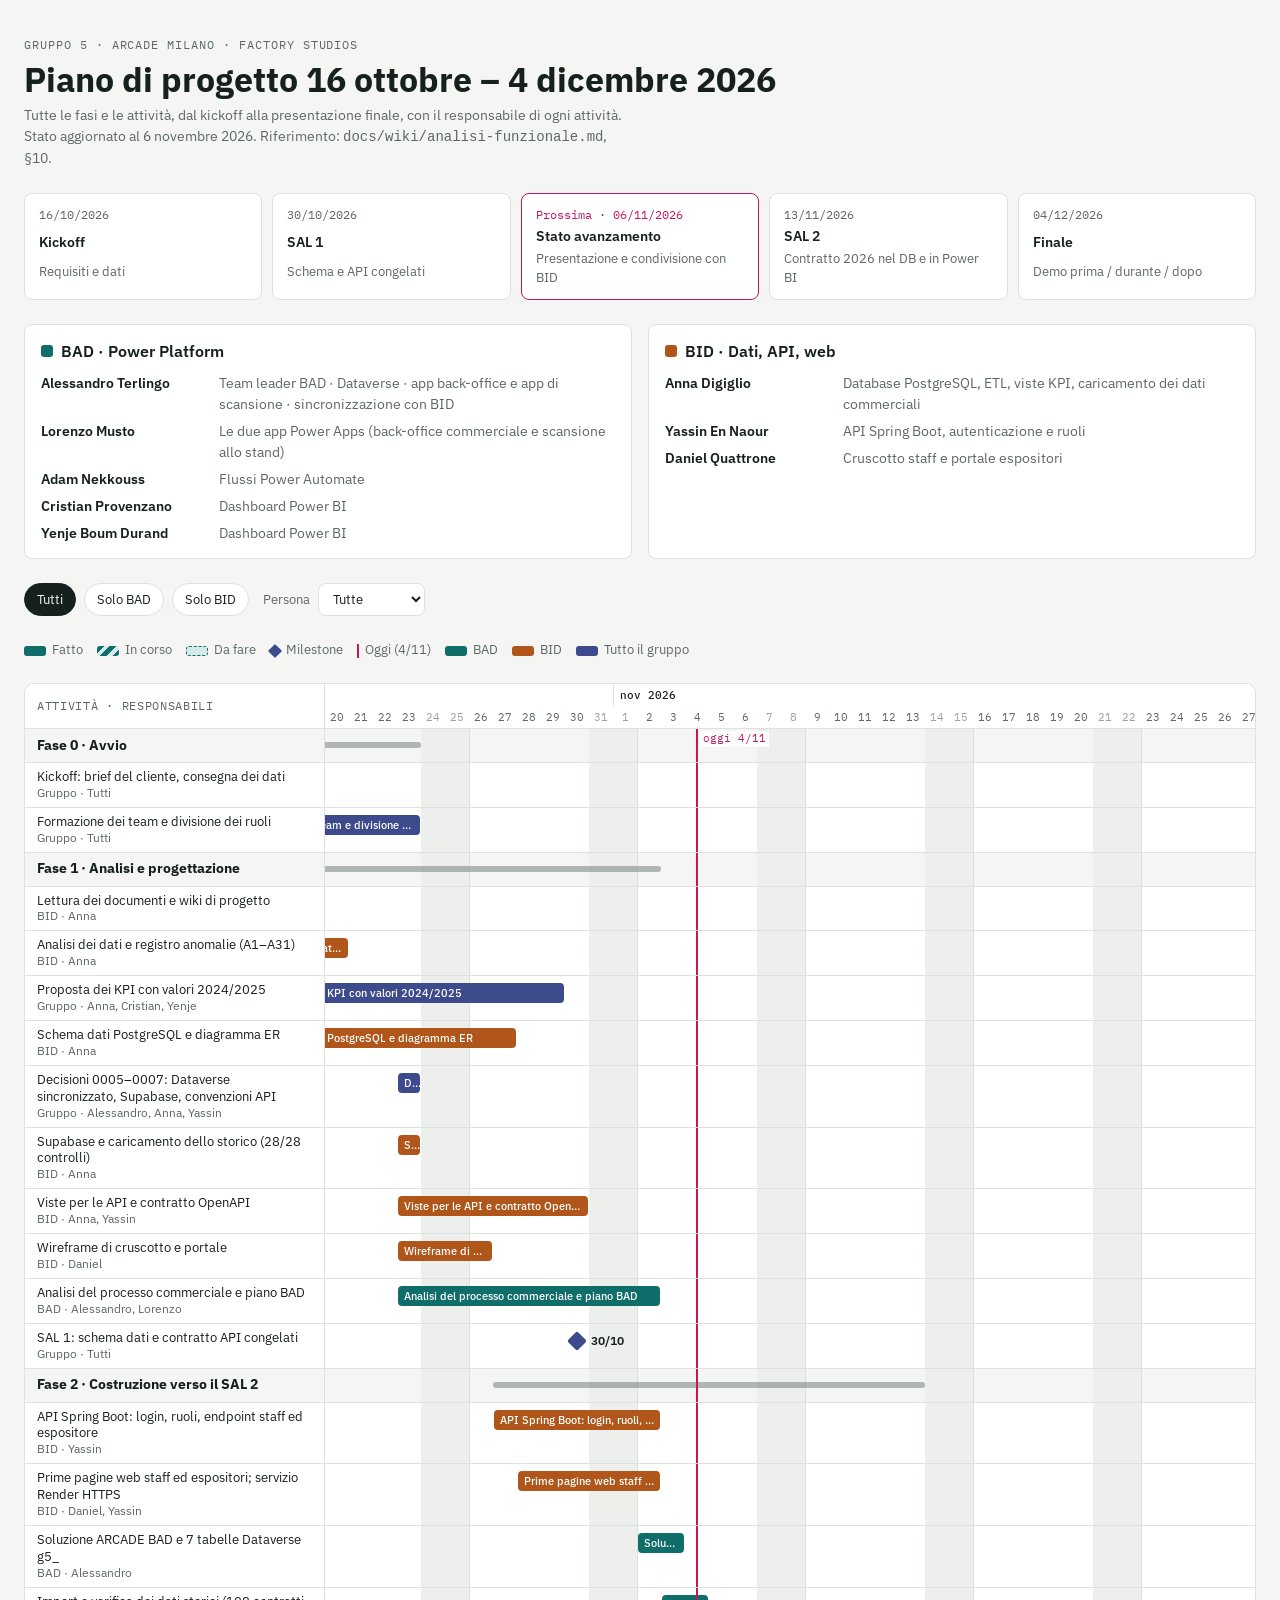
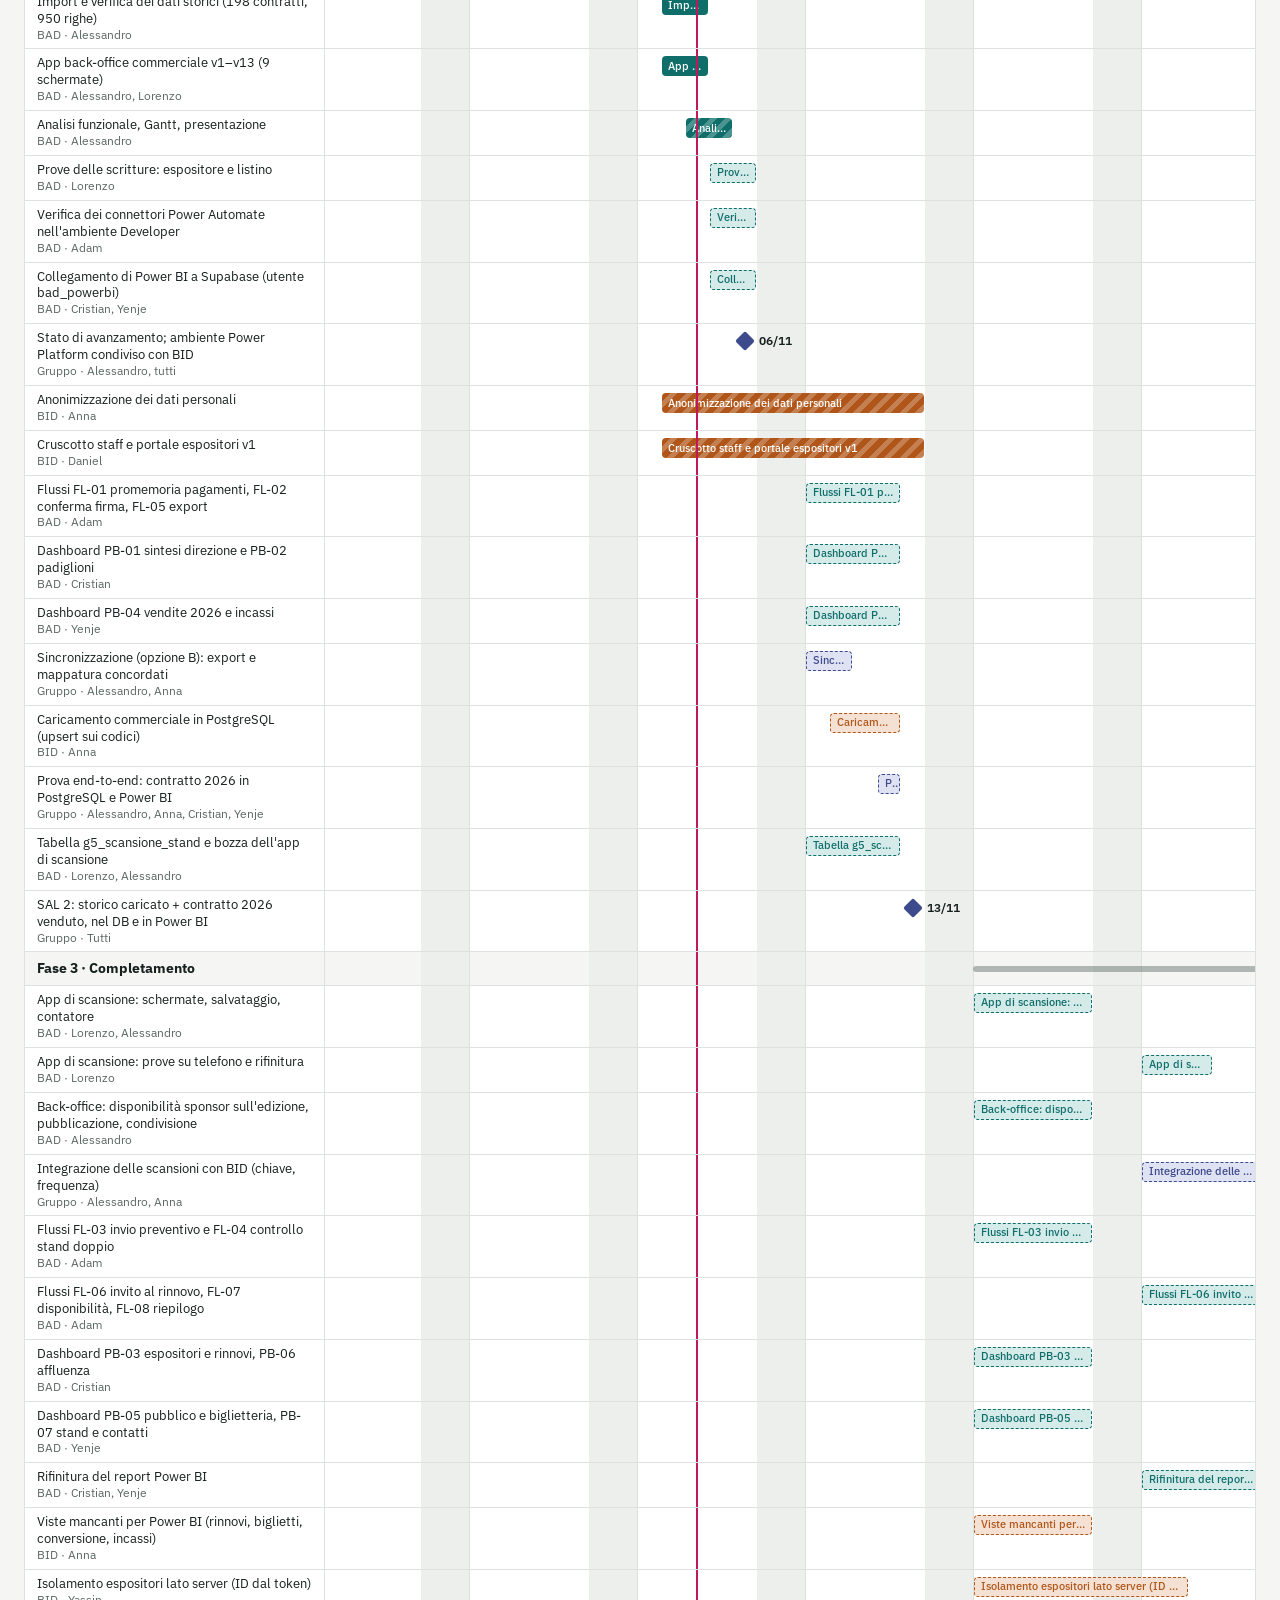
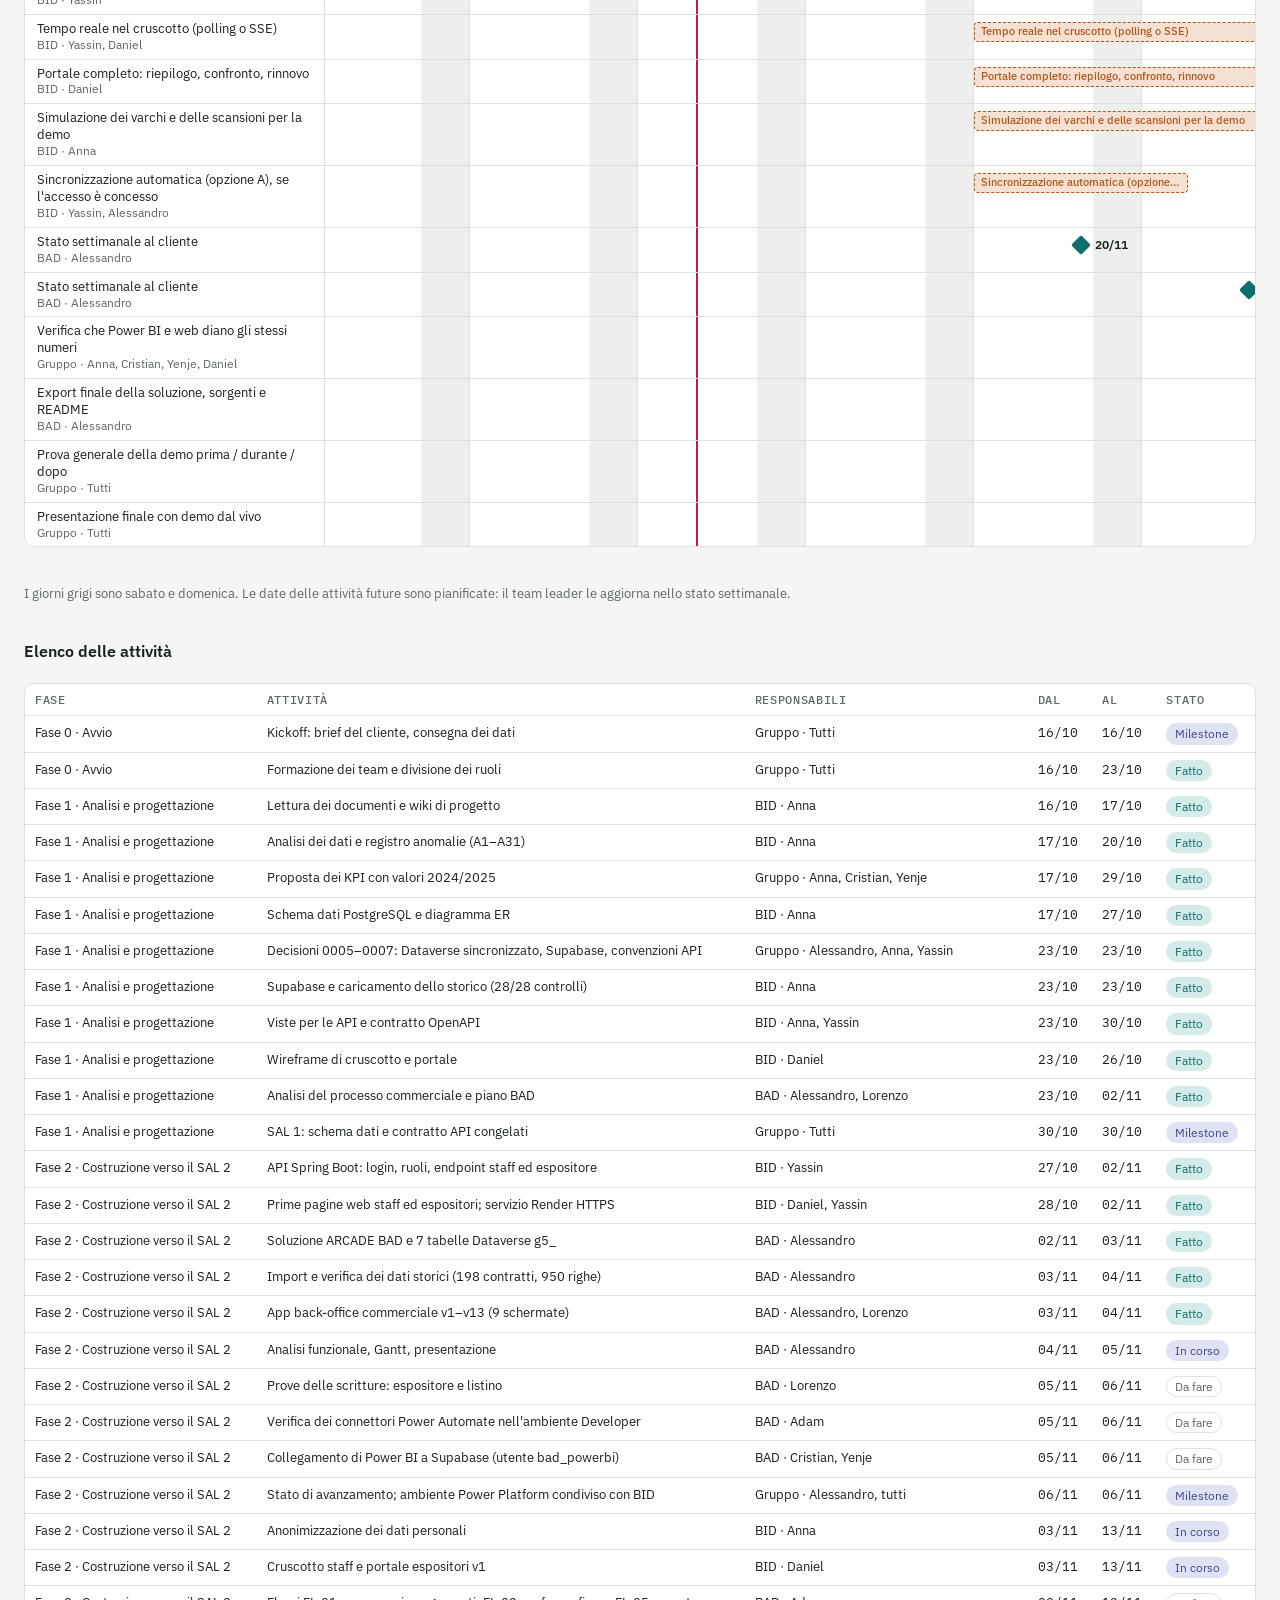
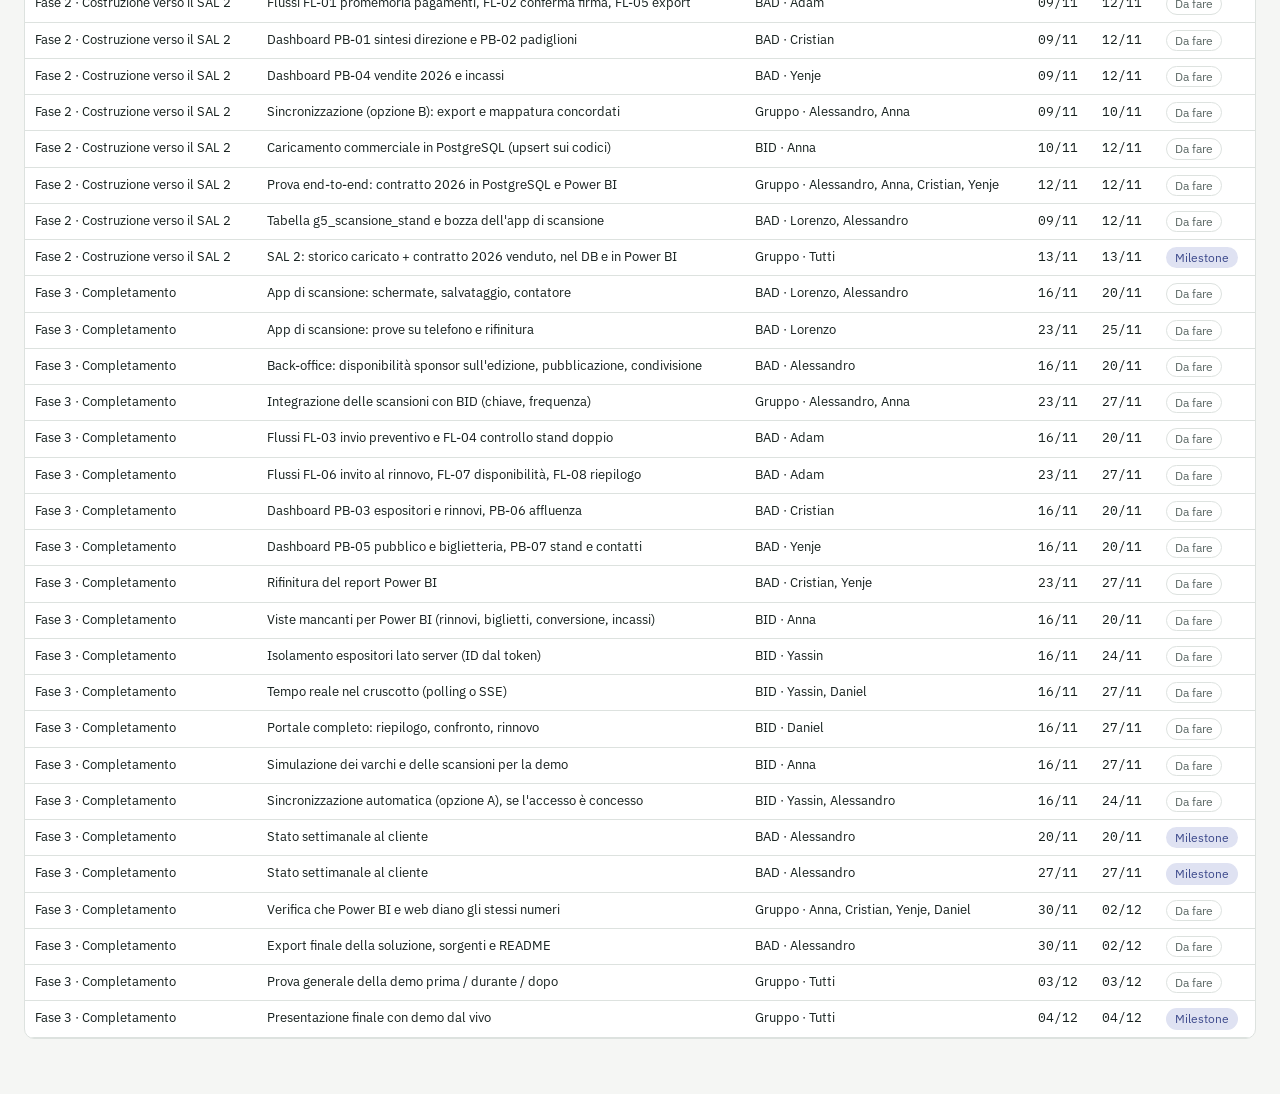
<file: docs/piano/gantt-arcade.html>
<!doctype html>
<html lang="it">
<head>
<meta charset="utf-8">
<meta name="viewport" content="width=device-width, initial-scale=1">
<title>Gantt ARCADE Milano</title>
<link rel="preconnect" href="https://fonts.googleapis.com">
<link rel="stylesheet" href="https://fonts.googleapis.com/css2?family=IBM+Plex+Sans:wght@400;500;600;700&family=IBM+Plex+Mono:wght@400;500&display=swap">
<style>
/* Layout: intestazione con milestone e ruoli, poi un Gantt a righe per fase con colonna sinistra fissa e scorrimento orizzontale */
:root {
  --bg: #F5F6F4;
  --surface: #FFFFFF;
  --ink: #16201E;
  --muted: #5C6865;
  --line: #DDE2DF;
  --weekend: #ECEFEC;
  --bad: #0F6E6A;
  --bad-soft: #D5EBE9;
  --bid: #B0561A;
  --bid-soft: #F5E1D3;
  --all: #3D4A8C;
  --all-soft: #DFE2F2;
  --today: #C2185B;
  --font-body: "IBM Plex Sans", "Segoe UI", system-ui, sans-serif;
  --font-mono: "IBM Plex Mono", "Consolas", ui-monospace, monospace;
  --day: 24px;
  --label: 300px;
}
@media (prefers-color-scheme: dark) {
  :root:not([data-theme="light"]) {
    --bg: #101615; --surface: #18201F; --ink: #E6ECEA; --muted: #9AA7A3; --line: #2C3735; --weekend: #141B1A;
    --bad: #4FC1B9; --bad-soft: #1C3B39; --bid: #F0985A; --bid-soft: #43291A; --all: #9BA6EA; --all-soft: #262B4A; --today: #F06292;
    color-scheme: dark;
  }
}
:root[data-theme="dark"] {
  --bg: #101615; --surface: #18201F; --ink: #E6ECEA; --muted: #9AA7A3; --line: #2C3735; --weekend: #141B1A;
  --bad: #4FC1B9; --bad-soft: #1C3B39; --bid: #F0985A; --bid-soft: #43291A; --all: #9BA6EA; --all-soft: #262B4A; --today: #F06292;
  color-scheme: dark;
}
@media (max-width: 640px) { :root { --label: 180px; } }
* { box-sizing: border-box; }
body { background: var(--bg); color: var(--ink); font-family: var(--font-body); font-size: 14px; line-height: 1.5; }
.wrap { max-width: 1440px; margin: 0 auto; padding-block: 28px 48px; padding-left: max(16px, env(safe-area-inset-left, 0px)); padding-right: max(16px, env(safe-area-inset-right, 0px)); display: grid; gap: 24px; }
header { display: grid; gap: 6px; }
.eyebrow { font-family: var(--font-mono); font-size: 12px; letter-spacing: .08em; text-transform: uppercase; color: var(--muted); }
h1 { font-size: clamp(24px, 3.2vw, 34px); line-height: 1.15; margin: 0; text-wrap: balance; font-weight: 700; }
h2 { font-size: 16px; margin: 0 0 10px; font-weight: 600; }
.sub { color: var(--muted); max-width: 75ch; margin: 0; }
.milestones { display: grid; grid-template-columns: repeat(auto-fit, minmax(170px, 1fr)); gap: 10px; }
.ms { background: var(--surface); border: 1px solid var(--line); border-radius: 8px; padding: 12px 14px; display: grid; gap: 2px; min-width: 0; }
.ms .d { font-family: var(--font-mono); font-size: 12px; color: var(--muted); font-variant-numeric: tabular-nums; }
.ms .n { font-weight: 600; }
.ms .t { font-size: 12.5px; color: var(--muted); }
.ms.next { border-color: var(--today); }
.ms.next .d { color: var(--today); }
.roles { display: grid; grid-template-columns: repeat(auto-fit, minmax(300px, 1fr)); gap: 16px; }
.team { background: var(--surface); border: 1px solid var(--line); border-radius: 8px; padding: 14px 16px; min-width: 0; }
.team h2 { display: flex; align-items: center; gap: 8px; }
.sw { width: 12px; height: 12px; border-radius: 3px; display: inline-block; flex: none; }
.team ul { list-style: none; margin: 0; padding: 0; display: grid; gap: 6px; }
.team li { display: grid; grid-template-columns: 170px 1fr; gap: 8px; }
.team li b { font-weight: 600; }
.team li span { color: var(--muted); }
@media (max-width: 520px) { .team li { grid-template-columns: 1fr; gap: 0; } }
.controls { display: flex; flex-wrap: wrap; gap: 8px; align-items: center; }
.chip { font: inherit; font-size: 13px; border: 1px solid var(--line); background: var(--surface); color: var(--ink); padding: 6px 12px; border-radius: 999px; cursor: pointer; }
.chip[aria-pressed="true"] { background: var(--ink); color: var(--bg); border-color: var(--ink); }
.chip:focus-visible, select:focus-visible { outline: 2px solid var(--today); outline-offset: 2px; }
select { font: inherit; font-size: 13px; padding: 6px 10px; border-radius: 8px; border: 1px solid var(--line); background: var(--surface); color: var(--ink); }
.legend { display: flex; flex-wrap: wrap; gap: 14px; font-size: 12.5px; color: var(--muted); align-items: center; }
.legend i { display: inline-block; width: 22px; height: 10px; border-radius: 3px; vertical-align: middle; margin-right: 6px; }
.lg-done { background: var(--bad); }
.lg-prog { background: repeating-linear-gradient(135deg, var(--bad) 0 5px, var(--bad-soft) 5px 9px); }
.lg-todo { background: var(--bad-soft); border: 1.5px dashed var(--bad); }
.lg-ms { width: 10px !important; height: 10px !important; background: var(--all); transform: rotate(45deg); border-radius: 1px !important; }
.lg-today { width: 2px !important; height: 14px !important; background: var(--today); border-radius: 0 !important; }
.gantt-box { background: var(--surface); border: 1px solid var(--line); border-radius: 10px; overflow-x: auto; }
.gantt { position: relative; width: calc(var(--label) + var(--days) * var(--day)); }
.row { display: grid; grid-template-columns: var(--label) 1fr; min-height: 34px; border-bottom: 1px solid var(--line); }
.row:last-child { border-bottom: 0; }
.cell-l { position: sticky; left: 0; z-index: 3; background: var(--surface); border-right: 1px solid var(--line); padding: 6px 12px; display: grid; align-content: center; min-width: 0; }
.cell-l .name { font-size: 13px; line-height: 1.3; }
.cell-l .who { font-size: 11.5px; color: var(--muted); line-height: 1.3; }
.track { position: relative; }
.phase .cell-l { background: var(--bg); }
.phase .cell-l .name { font-weight: 700; font-size: 13.5px; }
.phase .track { background: var(--bg); }
.phase-bar { position: absolute; top: 50%; height: 6px; margin-top: -3px; border-radius: 3px; background: var(--muted); opacity: .45; }
.head { position: sticky; top: 0; z-index: 4; background: var(--surface); }
.head .cell-l { font-family: var(--font-mono); font-size: 11.5px; color: var(--muted); text-transform: uppercase; letter-spacing: .06em; }
.months, .days { position: relative; height: 22px; }
.months div, .days div { position: absolute; top: 0; height: 22px; font-family: var(--font-mono); font-size: 11px; color: var(--muted); display: flex; align-items: center; justify-content: center; font-variant-numeric: tabular-nums; }
.months div { justify-content: flex-start; padding-left: 6px; border-left: 1px solid var(--line); font-weight: 500; color: var(--ink); }
.days div.we { color: var(--muted); opacity: .6; }
.bg-cols { position: absolute; inset: 0; pointer-events: none; }
.bg-cols div { position: absolute; top: 0; bottom: 0; }
.bg-cols .we { background: var(--weekend); }
.bg-cols .wk { border-left: 1px solid var(--line); }
.bar { position: absolute; top: 7px; height: 20px; border-radius: 4px; font-size: 11px; line-height: 20px; padding: 0 6px; white-space: nowrap; overflow: hidden; text-overflow: ellipsis; color: #fff; font-weight: 500; z-index: 1; }
.bar.BAD { --c: var(--bad); --s: var(--bad-soft); }
.bar.BID { --c: var(--bid); --s: var(--bid-soft); }
.bar.ALL { --c: var(--all); --s: var(--all-soft); }
.bar.fatto { background: var(--c); }
.bar.corso { background: repeating-linear-gradient(135deg, var(--c) 0 6px, color-mix(in srgb, var(--c) 70%, var(--s)) 6px 11px); }
.bar.dafare { background: var(--s); color: var(--c); border: 1.5px dashed var(--c); line-height: 17px; }
.diamond { position: absolute; top: 10px; width: 14px; height: 14px; transform: rotate(45deg); background: var(--all); z-index: 2; border-radius: 2px; }
.diamond.BAD { background: var(--bad); }
.diamond.BID { background: var(--bid); }
.ms-label { position: absolute; top: 8px; font-size: 11.5px; font-weight: 600; white-space: nowrap; z-index: 2; }
.today { position: absolute; top: 0; bottom: 0; width: 2px; background: var(--today); z-index: 2; pointer-events: none; }
.today span { position: absolute; top: 2px; left: 4px; font-family: var(--font-mono); font-size: 10.5px; color: var(--today); white-space: nowrap; background: var(--surface); padding: 0 3px; }
.row.hidden { display: none; }
.note { font-size: 12.5px; color: var(--muted); }
.list { display: grid; gap: 10px; }
.list table { border-collapse: collapse; width: 100%; min-width: 640px; font-size: 13px; }
.list th, .list td { text-align: left; padding: 7px 10px; border-bottom: 1px solid var(--line); vertical-align: top; }
.list th { font-family: var(--font-mono); font-size: 11.5px; text-transform: uppercase; letter-spacing: .06em; color: var(--muted); font-weight: 500; }
.list td.n { font-family: var(--font-mono); font-variant-numeric: tabular-nums; white-space: nowrap; }
.pill { display: inline-block; font-size: 11.5px; padding: 1px 8px; border-radius: 999px; border: 1px solid var(--line); white-space: nowrap; }
.pill.fatto { background: var(--bad-soft); color: var(--bad); border-color: transparent; }
.pill.corso { background: var(--all-soft); color: var(--all); border-color: transparent; }
.pill.dafare { color: var(--muted); }
.tbl-box { background: var(--surface); border: 1px solid var(--line); border-radius: 10px; overflow-x: auto; }
@media (prefers-reduced-motion: no-preference) { .bar, .diamond { transition: opacity .15s; } }
</style>
</head>
<body>

<div class="wrap">
  <header>
    <div class="eyebrow">Gruppo 5 · ARCADE Milano · Factory Studios</div>
    <h1>Piano di progetto 16 ottobre – 4 dicembre 2026</h1>
    <p class="sub">Tutte le fasi e le attività, dal kickoff alla presentazione finale, con il responsabile di ogni attività. Stato aggiornato al 6 novembre 2026. Riferimento: <code>docs/wiki/analisi-funzionale.md</code>, §10.</p>
  </header>

  <section class="milestones" aria-label="Milestone" id="ms"></section>

  <section class="roles" aria-label="Ruoli">
    <div class="team">
      <h2><span class="sw" style="background:var(--bad)"></span>BAD · Power Platform</h2>
      <ul>
        <li><b>Alessandro Terlingo</b><span>Team leader BAD · Dataverse · app back-office e app di scansione · sincronizzazione con BID</span></li>
        <li><b>Lorenzo Musto</b><span>Le due app Power Apps (back-office commerciale e scansione allo stand)</span></li>
        <li><b>Adam Nekkouss</b><span>Flussi Power Automate</span></li>
        <li><b>Cristian Provenzano</b><span>Dashboard Power BI</span></li>
        <li><b>Yenje Boum Durand</b><span>Dashboard Power BI</span></li>
      </ul>
    </div>
    <div class="team">
      <h2><span class="sw" style="background:var(--bid)"></span>BID · Dati, API, web</h2>
      <ul>
        <li><b>Anna Digiglio</b><span>Database PostgreSQL, ETL, viste KPI, caricamento dei dati commerciali</span></li>
        <li><b>Yassin En Naour</b><span>API Spring Boot, autenticazione e ruoli</span></li>
        <li><b>Daniel Quattrone</b><span>Cruscotto staff e portale espositori</span></li>
      </ul>
    </div>
  </section>

  <section class="controls" aria-label="Filtri">
    <button class="chip" data-team="tutti" aria-pressed="true">Tutti</button>
    <button class="chip" data-team="BAD" aria-pressed="false">Solo BAD</button>
    <button class="chip" data-team="BID" aria-pressed="false">Solo BID</button>
    <label for="persona" class="note" style="margin-left:6px">Persona</label>
    <select id="persona"><option value="">Tutte</option></select>
  </section>

  <div class="legend">
    <span><i class="lg-done"></i>Fatto</span>
    <span><i class="lg-prog"></i>In corso</span>
    <span><i class="lg-todo"></i>Da fare</span>
    <span><i class="lg-ms"></i>Milestone</span>
    <span><i class="lg-today"></i>Oggi (4/11)</span>
    <span><i style="background:var(--bad)"></i>BAD</span>
    <span><i style="background:var(--bid)"></i>BID</span>
    <span><i style="background:var(--all)"></i>Tutto il gruppo</span>
  </div>

  <div class="gantt-box"><div class="gantt" id="gantt"></div></div>
  <p class="note">I giorni grigi sono sabato e domenica. Le date delle attività future sono pianificate: il team leader le aggiorna nello stato settimanale.</p>

  <section class="list">
    <h2>Elenco delle attività</h2>
    <div class="tbl-box"><table>
      <thead><tr><th>Fase</th><th>Attività</th><th>Responsabili</th><th>Dal</th><th>Al</th><th>Stato</th></tr></thead>
      <tbody id="tbl"></tbody>
    </table></div>
  </section>
</div>

<script>
(function () {
  var START = Date.UTC(2026, 9, 16);   // 16 ottobre 2026
  var END = Date.UTC(2026, 11, 4);     // 4 dicembre 2026
  var TODAY = Date.UTC(2026, 10, 4);   // 4 novembre 2026
  var DAY = 86400000;
  var DAYS = (END - START) / DAY + 1;

  // [fase, attività, team (BAD/BID/ALL), persone, inizio "GG/MM", fine "GG/MM", stato (fatto/corso/dafare/ms)]
  var T = [
    ["Fase 0 · Avvio", null],
    ["", "Kickoff: brief del cliente, consegna dei dati", "ALL", "Tutti", "16/10", "16/10", "ms"],
    ["", "Formazione dei team e divisione dei ruoli", "ALL", "Tutti", "16/10", "23/10", "fatto"],

    ["Fase 1 · Analisi e progettazione", null],
    ["", "Lettura dei documenti e wiki di progetto", "BID", "Anna", "16/10", "17/10", "fatto"],
    ["", "Analisi dei dati e registro anomalie (A1–A31)", "BID", "Anna", "17/10", "20/10", "fatto"],
    ["", "Proposta dei KPI con valori 2024/2025", "ALL", "Anna, Cristian, Yenje", "17/10", "29/10", "fatto"],
    ["", "Schema dati PostgreSQL e diagramma ER", "BID", "Anna", "17/10", "27/10", "fatto"],
    ["", "Decisioni 0005–0007: Dataverse sincronizzato, Supabase, convenzioni API", "ALL", "Alessandro, Anna, Yassin", "23/10", "23/10", "fatto"],
    ["", "Supabase e caricamento dello storico (28/28 controlli)", "BID", "Anna", "23/10", "23/10", "fatto"],
    ["", "Viste per le API e contratto OpenAPI", "BID", "Anna, Yassin", "23/10", "30/10", "fatto"],
    ["", "Wireframe di cruscotto e portale", "BID", "Daniel", "23/10", "26/10", "fatto"],
    ["", "Analisi del processo commerciale e piano BAD", "BAD", "Alessandro, Lorenzo", "23/10", "02/11", "fatto"],
    ["", "SAL 1: schema dati e contratto API congelati", "ALL", "Tutti", "30/10", "30/10", "ms"],

    ["Fase 2 · Costruzione verso il SAL 2", null],
    ["", "API Spring Boot: login, ruoli, endpoint staff ed espositore", "BID", "Yassin", "27/10", "02/11", "fatto"],
    ["", "Prime pagine web staff ed espositori; servizio Render HTTPS", "BID", "Daniel, Yassin", "28/10", "02/11", "fatto"],
    ["", "Soluzione ARCADE BAD e 7 tabelle Dataverse g5_", "BAD", "Alessandro", "02/11", "03/11", "fatto"],
    ["", "Import e verifica dei dati storici (198 contratti, 950 righe)", "BAD", "Alessandro", "03/11", "04/11", "fatto"],
    ["", "App back-office commerciale v1–v13 (9 schermate)", "BAD", "Alessandro, Lorenzo", "03/11", "04/11", "fatto"],
    ["", "Analisi funzionale, Gantt, presentazione", "BAD", "Alessandro", "04/11", "05/11", "corso"],
    ["", "Prove delle scritture: espositore e listino", "BAD", "Lorenzo", "05/11", "06/11", "dafare"],
    ["", "Verifica dei connettori Power Automate nell'ambiente Developer", "BAD", "Adam", "05/11", "06/11", "dafare"],
    ["", "Collegamento di Power BI a Supabase (utente bad_powerbi)", "BAD", "Cristian, Yenje", "05/11", "06/11", "dafare"],
    ["", "Stato di avanzamento; ambiente Power Platform condiviso con BID", "ALL", "Alessandro, tutti", "06/11", "06/11", "ms"],
    ["", "Anonimizzazione dei dati personali", "BID", "Anna", "03/11", "13/11", "corso"],
    ["", "Cruscotto staff e portale espositori v1", "BID", "Daniel", "03/11", "13/11", "corso"],
    ["", "Flussi FL-01 promemoria pagamenti, FL-02 conferma firma, FL-05 export", "BAD", "Adam", "09/11", "12/11", "dafare"],
    ["", "Dashboard PB-01 sintesi direzione e PB-02 padiglioni", "BAD", "Cristian", "09/11", "12/11", "dafare"],
    ["", "Dashboard PB-04 vendite 2026 e incassi", "BAD", "Yenje", "09/11", "12/11", "dafare"],
    ["", "Sincronizzazione (opzione B): export e mappatura concordati", "ALL", "Alessandro, Anna", "09/11", "10/11", "dafare"],
    ["", "Caricamento commerciale in PostgreSQL (upsert sui codici)", "BID", "Anna", "10/11", "12/11", "dafare"],
    ["", "Prova end-to-end: contratto 2026 in PostgreSQL e Power BI", "ALL", "Alessandro, Anna, Cristian, Yenje", "12/11", "12/11", "dafare"],
    ["", "Tabella g5_scansione_stand e bozza dell'app di scansione", "BAD", "Lorenzo, Alessandro", "09/11", "12/11", "dafare"],
    ["", "SAL 2: storico caricato + contratto 2026 venduto, nel DB e in Power BI", "ALL", "Tutti", "13/11", "13/11", "ms"],

    ["Fase 3 · Completamento", null],
    ["", "App di scansione: schermate, salvataggio, contatore", "BAD", "Lorenzo, Alessandro", "16/11", "20/11", "dafare"],
    ["", "App di scansione: prove su telefono e rifinitura", "BAD", "Lorenzo", "23/11", "25/11", "dafare"],
    ["", "Back-office: disponibilità sponsor sull'edizione, pubblicazione, condivisione", "BAD", "Alessandro", "16/11", "20/11", "dafare"],
    ["", "Integrazione delle scansioni con BID (chiave, frequenza)", "ALL", "Alessandro, Anna", "23/11", "27/11", "dafare"],
    ["", "Flussi FL-03 invio preventivo e FL-04 controllo stand doppio", "BAD", "Adam", "16/11", "20/11", "dafare"],
    ["", "Flussi FL-06 invito al rinnovo, FL-07 disponibilità, FL-08 riepilogo", "BAD", "Adam", "23/11", "27/11", "dafare"],
    ["", "Dashboard PB-03 espositori e rinnovi, PB-06 affluenza", "BAD", "Cristian", "16/11", "20/11", "dafare"],
    ["", "Dashboard PB-05 pubblico e biglietteria, PB-07 stand e contatti", "BAD", "Yenje", "16/11", "20/11", "dafare"],
    ["", "Rifinitura del report Power BI", "BAD", "Cristian, Yenje", "23/11", "27/11", "dafare"],
    ["", "Viste mancanti per Power BI (rinnovi, biglietti, conversione, incassi)", "BID", "Anna", "16/11", "20/11", "dafare"],
    ["", "Isolamento espositori lato server (ID dal token)", "BID", "Yassin", "16/11", "24/11", "dafare"],
    ["", "Tempo reale nel cruscotto (polling o SSE)", "BID", "Yassin, Daniel", "16/11", "27/11", "dafare"],
    ["", "Portale completo: riepilogo, confronto, rinnovo", "BID", "Daniel", "16/11", "27/11", "dafare"],
    ["", "Simulazione dei varchi e delle scansioni per la demo", "BID", "Anna", "16/11", "27/11", "dafare"],
    ["", "Sincronizzazione automatica (opzione A), se l'accesso è concesso", "BID", "Yassin, Alessandro", "16/11", "24/11", "dafare"],
    ["", "Stato settimanale al cliente", "BAD", "Alessandro", "20/11", "20/11", "ms"],
    ["", "Stato settimanale al cliente", "BAD", "Alessandro", "27/11", "27/11", "ms"],
    ["", "Verifica che Power BI e web diano gli stessi numeri", "ALL", "Anna, Cristian, Yenje, Daniel", "30/11", "02/12", "dafare"],
    ["", "Export finale della soluzione, sorgenti e README", "BAD", "Alessandro", "30/11", "02/12", "dafare"],
    ["", "Prova generale della demo prima / durante / dopo", "ALL", "Tutti", "03/12", "03/12", "dafare"],
    ["", "Presentazione finale con demo dal vivo", "ALL", "Tutti", "04/12", "04/12", "ms"]
  ];

  var MS = [
    ["16/10", "Kickoff", "Requisiti e dati", false],
    ["30/10", "SAL 1", "Schema e API congelati", false],
    ["06/11", "Stato avanzamento", "Presentazione e condivisione con BID", true],
    ["13/11", "SAL 2", "Contratto 2026 nel DB e in Power BI", false],
    ["04/12", "Finale", "Demo prima / durante / dopo", false]
  ];

  function d(s) { var p = s.split("/"); return Date.UTC(2026, +p[1] - 1, +p[0]); }
  function idx(s) { return Math.round((d(s) - START) / DAY); }
  function el(tag, cls, txt) { var e = document.createElement(tag); if (cls) e.className = cls; if (txt != null) e.textContent = txt; return e; }
  var TEAMLBL = { BAD: "BAD", BID: "BID", ALL: "Gruppo" };
  var STLBL = { fatto: "Fatto", corso: "In corso", dafare: "Da fare", ms: "Milestone" };
  var MESI = ["gen", "feb", "mar", "apr", "mag", "giu", "lug", "ago", "set", "ott", "nov", "dic"];
  var GG = ["D", "L", "M", "M", "G", "V", "S"];

  // milestone in alto
  var msBox = document.getElementById("ms");
  MS.forEach(function (m) {
    var c = el("div", "ms" + (m[3] ? " next" : ""));
    c.appendChild(el("span", "d", (m[3] ? "Prossima · " : "") + m[0] + "/2026"));
    c.appendChild(el("span", "n", m[1]));
    c.appendChild(el("span", "t", m[2]));
    msBox.appendChild(c);
  });

  var g = document.getElementById("gantt");
  g.style.setProperty("--days", DAYS);

  function bgCols() {
    var b = el("div", "bg-cols");
    for (var i = 0; i < DAYS; i++) {
      var dow = new Date(START + i * DAY).getUTCDay();
      if (dow === 0 || dow === 6) { var w = el("div", "we"); w.style.left = (i * 24) + "px"; w.style.width = "24px"; b.appendChild(w); }
      if (dow === 1) { var k = el("div", "wk"); k.style.left = (i * 24) + "px"; b.appendChild(k); }
    }
    return b;
  }
  function todayLine(withLabel) {
    var t = el("div", "today"); t.style.left = (((TODAY - START) / DAY) * 24 + 11) + "px";
    if (withLabel) t.appendChild(el("span", null, "oggi 4/11"));
    return t;
  }

  // intestazione: mesi e giorni
  var head = el("div", "row head");
  var hl = el("div", "cell-l", "Attività · responsabili");
  var ht = el("div", "track");
  var months = el("div", "months"), days = el("div", "days");
  var lastM = -1;
  for (var i = 0; i < DAYS; i++) {
    var dt = new Date(START + i * DAY);
    if (dt.getUTCMonth() !== lastM) {
      lastM = dt.getUTCMonth();
      var m = el("div", null, MESI[lastM] + " 2026"); m.style.left = (i * 24) + "px"; months.appendChild(m);
    }
    var dow = dt.getUTCDay();
    var dd = el("div", (dow === 0 || dow === 6) ? "we" : null, String(dt.getUTCDate()));
    dd.title = GG[dow] + " " + dt.getUTCDate() + " " + MESI[dt.getUTCMonth()];
    dd.style.left = (i * 24) + "px"; dd.style.width = "24px"; days.appendChild(dd);
  }
  ht.appendChild(months); ht.appendChild(days);
  head.appendChild(hl); head.appendChild(ht); g.appendChild(head);

  var people = {};
  var tbl = document.getElementById("tbl");
  var phase = "", phaseRows = [], phaseRow = null;

  T.forEach(function (r) {
    if (r[1] === null) {
      phase = r[0];
      phaseRow = el("div", "row phase");
      var l = el("div", "cell-l"); l.appendChild(el("span", "name", r[0]));
      var tr = el("div", "track"); tr.appendChild(bgCols());
      phaseRow.appendChild(l); phaseRow.appendChild(tr);
      phaseRow._bar = el("div", "phase-bar"); tr.appendChild(phaseRow._bar);
      phaseRow._min = 1e9; phaseRow._max = -1; phaseRow._kids = [];
      g.appendChild(phaseRow);
      phaseRows.push(phaseRow);
      return;
    }
    var name = r[1], team = r[2], who = r[3], a = idx(r[4]), b = idx(r[5]), st = r[6];
    who.split(",").forEach(function (p) { p = p.trim(); if (p && p.indexOf("tutti") < 0 && p !== "Tutti") people[p] = 1; });
    var row = el("div", "row");
    row.dataset.team = team; row.dataset.who = who;
    var l = el("div", "cell-l");
    l.appendChild(el("span", "name", name));
    l.appendChild(el("span", "who", TEAMLBL[team] + " · " + who));
    var tr = el("div", "track"); tr.appendChild(bgCols());
    var tip = name + "\n" + who + "\n" + r[4] + (r[4] !== r[5] ? " → " + r[5] : "") + " · " + STLBL[st];
    if (st === "ms") {
      var dm = el("div", "diamond " + team); dm.style.left = (a * 24 + 5) + "px"; dm.title = tip; tr.appendChild(dm);
      var lb = el("div", "ms-label", r[4]); lb.style.left = (a * 24 + 26) + "px"; tr.appendChild(lb);
    } else {
      var bar = el("div", "bar " + team + " " + st, name);
      bar.style.left = (a * 24 + 1) + "px"; bar.style.width = ((b - a + 1) * 24 - 2) + "px"; bar.title = tip;
      tr.appendChild(bar);
    }
    tr.appendChild(todayLine(false));
    row.appendChild(l); row.appendChild(tr); g.appendChild(row);
    phaseRow._min = Math.min(phaseRow._min, a); phaseRow._max = Math.max(phaseRow._max, b);
    phaseRow._kids.push(row);

    var tRow = document.createElement("tr");
    tRow.dataset.team = team; tRow.dataset.who = who;
    [phase, name, TEAMLBL[team] + " · " + who, r[4], r[5]].forEach(function (v, k) { tRow.appendChild(el("td", k >= 3 ? "n" : null, v)); });
    var stc = el("td"); stc.appendChild(el("span", "pill " + (st === "ms" ? "corso" : st), STLBL[st])); tRow.appendChild(stc);
    tbl.appendChild(tRow);
  });

  phaseRows.forEach(function (p) {
    p._bar.style.left = (p._min * 24) + "px";
    p._bar.style.width = ((p._max - p._min + 1) * 24) + "px";
    p.querySelector(".track").appendChild(todayLine(p === phaseRows[0]));
  });

  var sel = document.getElementById("persona");
  Object.keys(people).sort().forEach(function (p) { var o = el("option", null, p); o.value = p; sel.appendChild(o); });

  var curTeam = "tutti";
  function apply() {
    var who = sel.value;
    function ok(n) {
      var t = n.dataset.team, w = n.dataset.who || "";
      var teamOk = curTeam === "tutti" || t === curTeam || t === "ALL";
      var whoOk = !who || w.indexOf(who) >= 0 || /tutti/i.test(w);
      return teamOk && whoOk;
    }
    phaseRows.forEach(function (p) {
      var any = false;
      p._kids.forEach(function (k) { var v = ok(k); k.classList.toggle("hidden", !v); any = any || v; });
      p.classList.toggle("hidden", !any);
    });
    Array.prototype.forEach.call(tbl.children, function (r) { r.hidden = !ok(r); });
  }
  Array.prototype.forEach.call(document.querySelectorAll(".chip"), function (c) {
    c.addEventListener("click", function () {
      curTeam = c.dataset.team;
      Array.prototype.forEach.call(document.querySelectorAll(".chip"), function (x) { x.setAttribute("aria-pressed", x === c ? "true" : "false"); });
      apply();
    });
  });
  sel.addEventListener("change", apply);

  // porta in vista la settimana corrente
  var box = document.querySelector(".gantt-box");
  try { box.scrollLeft = Math.max(0, ((TODAY - START) / DAY) * 24 - 360); } catch (e) {}
})();
</script>
</body>
</html>
</file>
